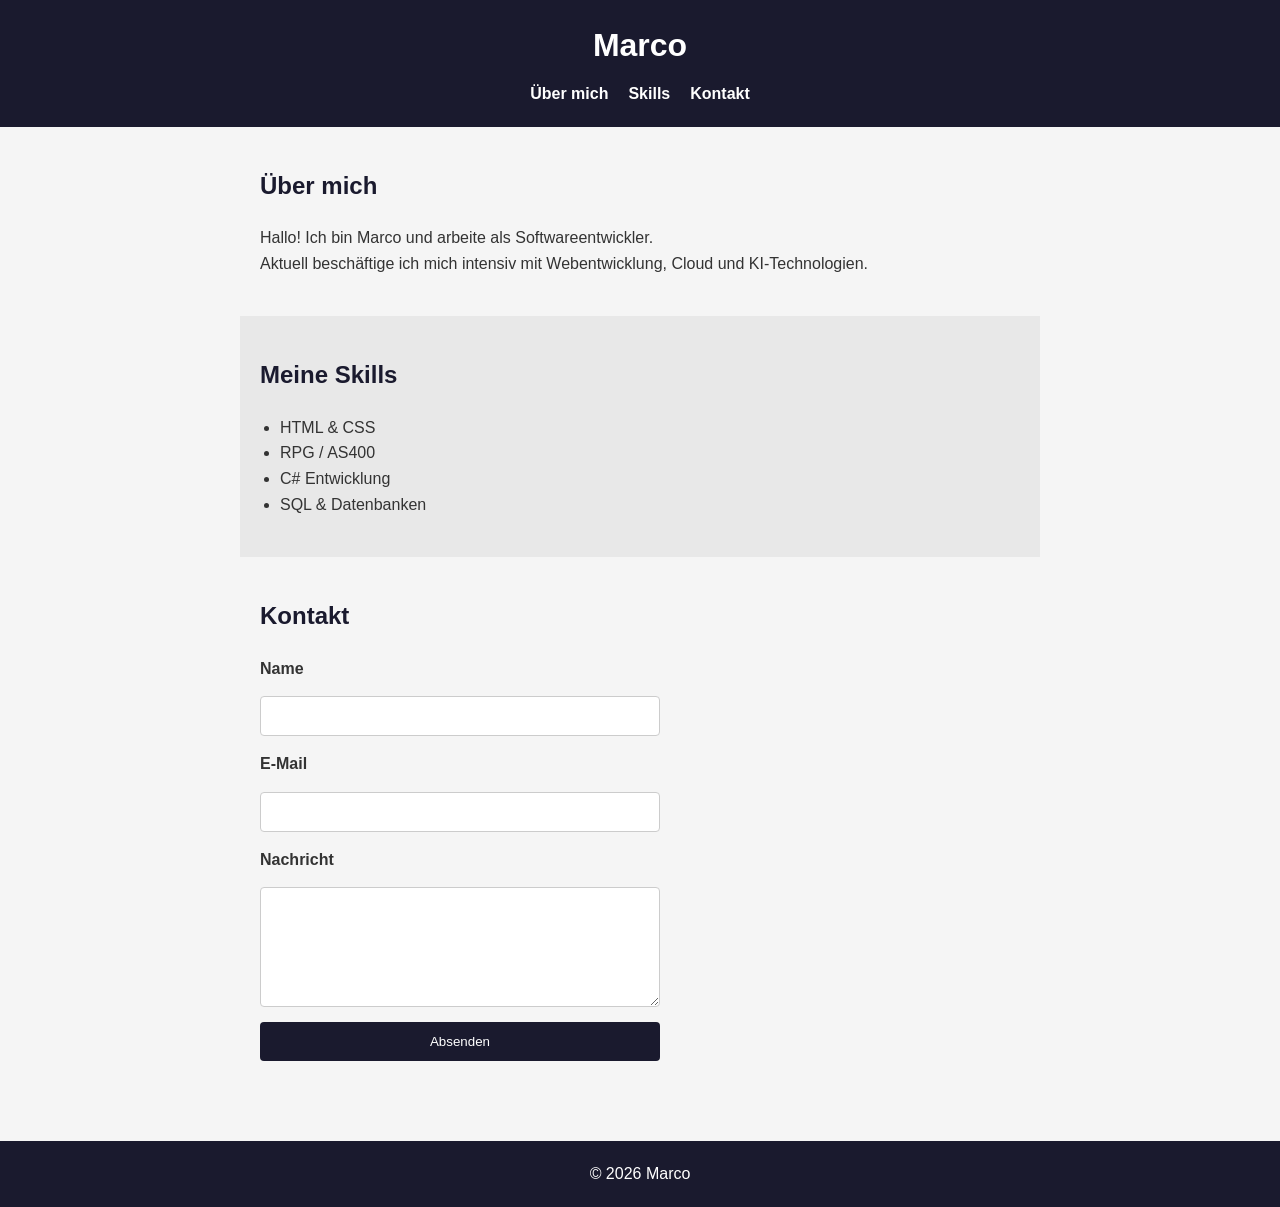
<file: index.html>
<!DOCTYPE html>
<html lang="de">
<head>
    <meta charset="UTF-8">
    <meta name="viewport" content="width=device-width, initial-scale=1.0">
    <title>Über mich - Marco</title>
    <link rel="stylesheet" href="style.css">
</head>

<body>

<header>
    <h1>Marco</h1>
    <nav>
        <a href="#about">Über mich</a>
        <a href="#skills">Skills</a>
        <a href="#contact">Kontakt</a>
    </nav>
</header>

<main>

<section id="about">
    <h2>Über mich</h2>
    <p>Hallo! Ich bin Marco und arbeite als Softwareentwickler.</p>
    <p>Aktuell beschäftige ich mich intensiv mit Webentwicklung, Cloud und KI-Technologien.</p>
</section>

<section id="skills">
    <h2>Meine Skills</h2>

    <ul>
        <li>HTML & CSS</li>
        <li>RPG / AS400</li>
        <li>C# Entwicklung</li>
        <li>SQL & Datenbanken</li>
    </ul>

</section>

<section id="contact">

<h2>Kontakt</h2>

<form action="#" method="POST">

<label for="name">Name</label>
<input type="text" id="name" name="name" required>

<label for="email">E-Mail</label>
<input type="email" id="email" name="email" required>

<label for="message">Nachricht</label>
<textarea id="message" name="message" required></textarea>

<button type="submit">Absenden</button>

</form>

</section>

</main>

<footer>
<p>© 2026 Marco</p>
</footer>

</body>
</html>
</file>
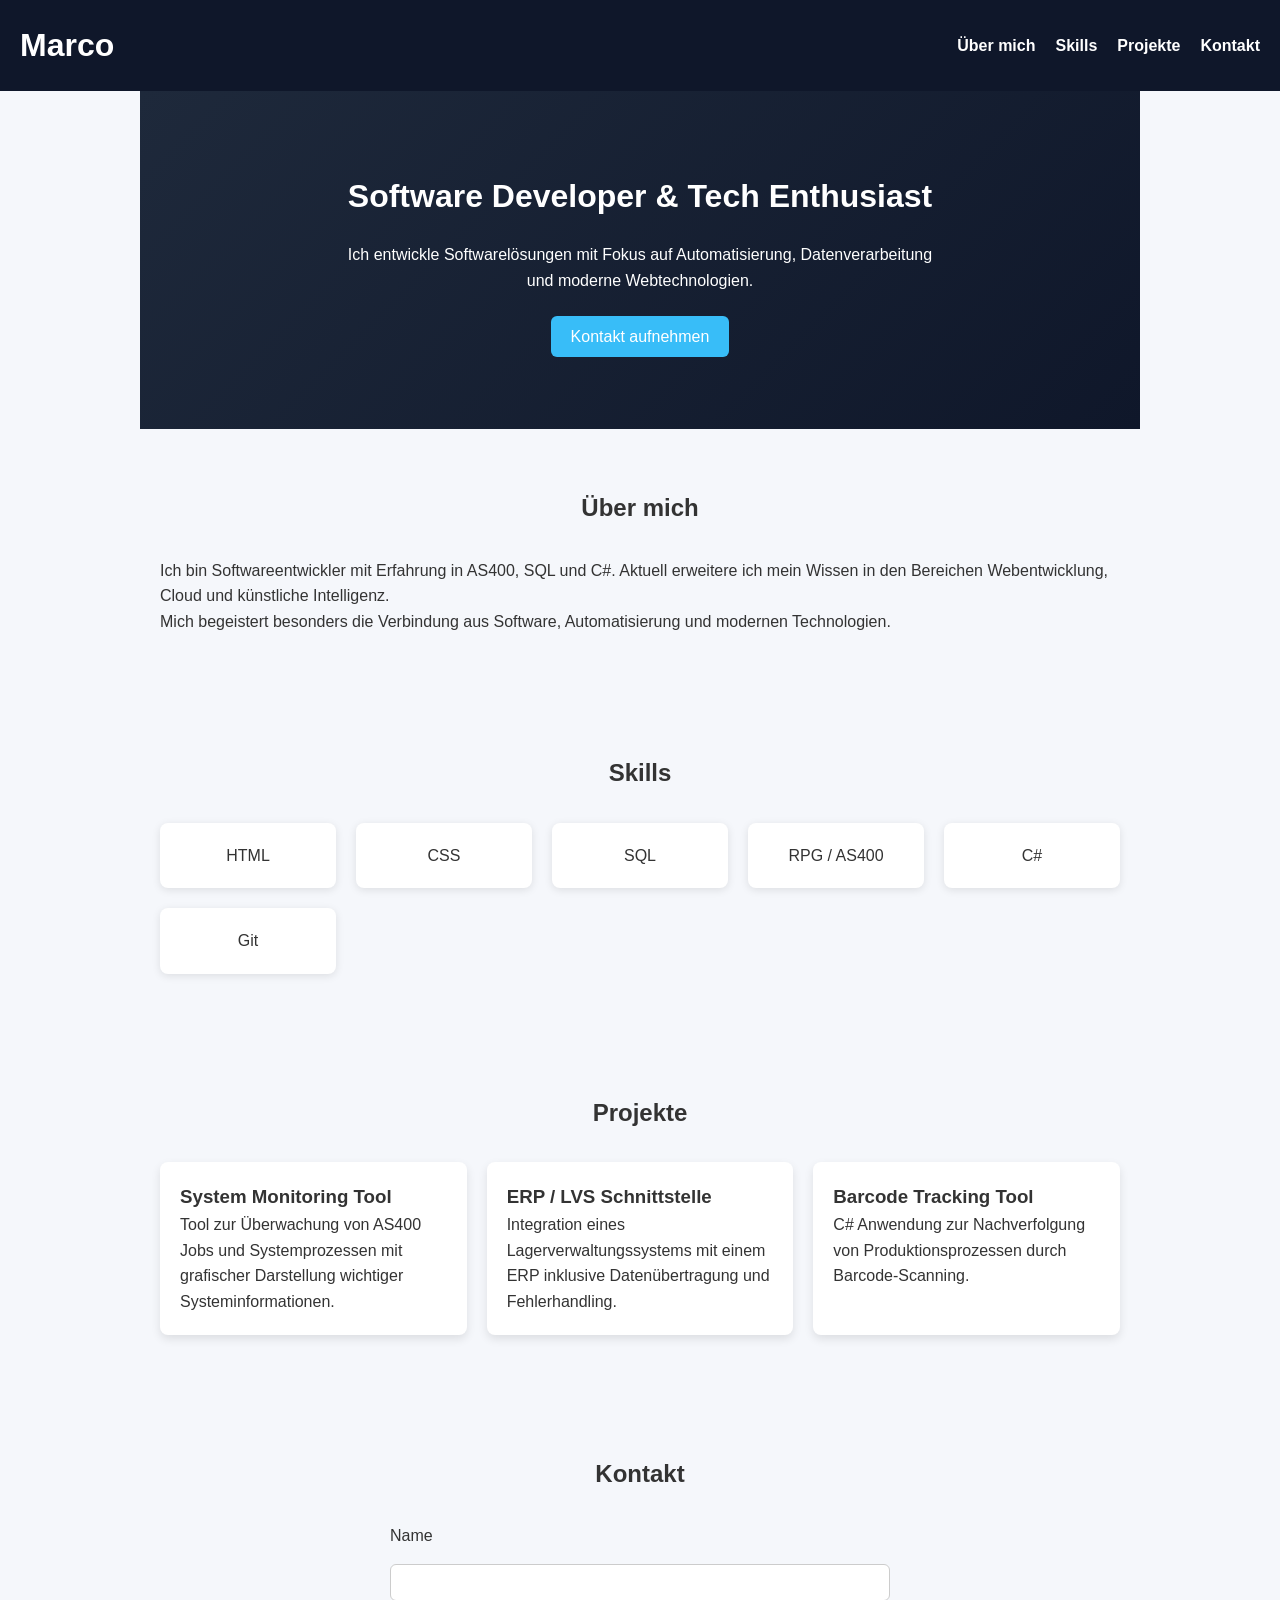
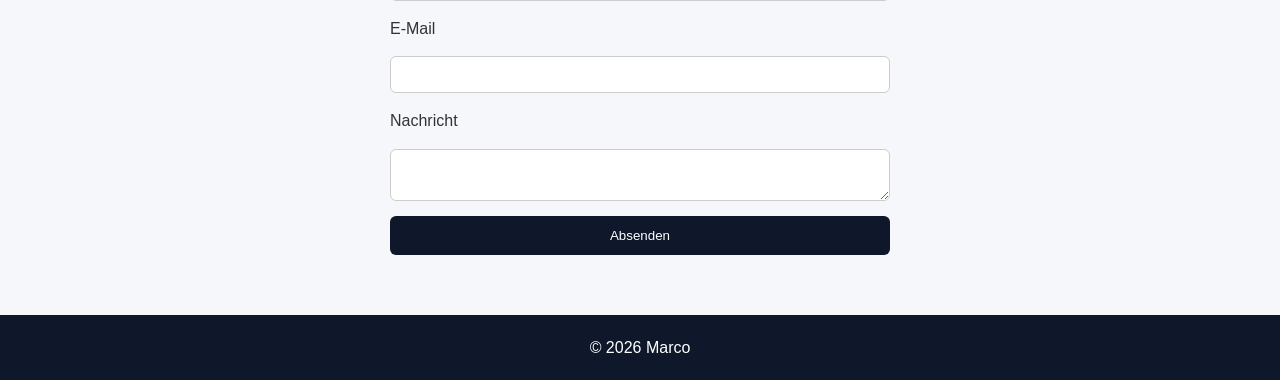
<file: index_modern.html>
<!DOCTYPE html>
<html lang="de">

<head>

<meta charset="UTF-8">
<meta name="viewport" content="width=device-width, initial-scale=1.0">

<title>Marco | Software Developer</title>

<link rel="stylesheet" href="style_modern.css">

</head>

<body>

<header>

<h1>Marco</h1>

<nav>
<a href="#about">Über mich</a>
<a href="#skills">Skills</a>
<a href="#projects">Projekte</a>
<a href="#contact">Kontakt</a>
</nav>

</header>

<section class="hero">

<h2>Software Developer & Tech Enthusiast</h2>

<p>
Ich entwickle Softwarelösungen mit Fokus auf Automatisierung,
Datenverarbeitung und moderne Webtechnologien.
</p>

<a class="button" href="#contact">Kontakt aufnehmen</a>

</section>


<section id="about">

<h2>Über mich</h2>

<p>
Ich bin Softwareentwickler mit Erfahrung in AS400, SQL und C#.
Aktuell erweitere ich mein Wissen in den Bereichen Webentwicklung,
Cloud und künstliche Intelligenz.
</p>

<p>
Mich begeistert besonders die Verbindung aus Software,
Automatisierung und modernen Technologien.
</p>

</section>


<section id="skills">

<h2>Skills</h2>

<div class="skill-grid">

<div class="skill-card">HTML</div>
<div class="skill-card">CSS</div>
<div class="skill-card">SQL</div>
<div class="skill-card">RPG / AS400</div>
<div class="skill-card">C#</div>
<div class="skill-card">Git</div>

</div>

</section>


<section id="projects">

<h2>Projekte</h2>

<div class="project-grid">

<div class="project-card">

<h3>System Monitoring Tool</h3>

<p>
Tool zur Überwachung von AS400 Jobs und Systemprozessen
mit grafischer Darstellung wichtiger Systeminformationen.
</p>

</div>

<div class="project-card">

<h3>ERP / LVS Schnittstelle</h3>

<p>
Integration eines Lagerverwaltungssystems mit einem ERP
inklusive Datenübertragung und Fehlerhandling.
</p>

</div>

<div class="project-card">

<h3>Barcode Tracking Tool</h3>

<p>
C# Anwendung zur Nachverfolgung von Produktionsprozessen
durch Barcode-Scanning.
</p>

</div>

</div>

</section>


<section id="contact">

<h2>Kontakt</h2>

<form>

<label for="name">Name</label>
<input type="text" id="name" required>

<label for="email">E-Mail</label>
<input type="email" id="email" required>

<label for="message">Nachricht</label>
<textarea id="message" required></textarea>

<button type="submit">Absenden</button>

</form>

</section>


<footer>

<p>© 2026 Marco</p>

</footer>


</body>
</html>
</file>
<file: style.css>
/* ===== Grundlayout ===== */

* {
box-sizing: border-box;
margin: 0;
padding: 0;
}

body {
font-family: Arial, sans-serif;
line-height: 1.6;
background-color: #f5f5f5;
color: #333;
}


/* ===== Header ===== */

header {
background-color: #1a1a2e;
color: white;
text-align: center;
padding: 20px;
}

header h1 {
margin-bottom: 10px;
}

nav {
display: flex;
justify-content: center;
gap: 20px;
}

nav a {
color: white;
text-decoration: none;
font-weight: bold;
}

nav a:hover {
color: #aaaaaa;
}


/* ===== Sections ===== */

section {
max-width: 800px;
margin: auto;
padding: 40px 20px;
}

section h2 {
margin-bottom: 20px;
color: #1a1a2e;
}

#skills {
background-color: #e8e8e8;
}

ul {
margin-left: 20px;
}


/* ===== Formular ===== */

form {
display: flex;
flex-direction: column;
gap: 15px;
max-width: 400px;
}

label {
font-weight: bold;
}

input, textarea {

padding: 10px;
border: 1px solid #ccc;
border-radius: 4px;
font-size: 16px;

}

textarea {
height: 120px;
}

input:focus,
textarea:focus {

border-color: #1a1a2e;
outline: none;

}

button {

padding: 12px;
background-color: #1a1a2e;
color: white;
border: none;
border-radius: 4px;
cursor: pointer;

}

button:hover {

background-color: #333;

}


/* ===== Footer ===== */

footer {

background-color: #1a1a2e;
color: white;
text-align: center;
padding: 20px;
margin-top: 40px;

}


/* ===== Responsive ===== */

@media (max-width: 600px) {

nav {
flex-direction: column;
gap: 10px;
}

section {
padding: 20px 15px;
}

}
</file>
<file: style_modern.css>
*{
box-sizing:border-box;
margin:0;
padding:0;
}

body{

font-family:Arial, sans-serif;
line-height:1.6;
background:#f5f7fb;
color:#333;

}


/* HEADER */

header{

background:#0f172a;
color:white;
padding:20px;

display:flex;
justify-content:space-between;
align-items:center;

}

nav{

display:flex;
gap:20px;

}

nav a{

color:white;
text-decoration:none;
font-weight:bold;

}

nav a:hover{

color:#38bdf8;

}


/* HERO */

.hero{

text-align:center;
padding:80px 20px;

background:linear-gradient(135deg,#1e293b,#0f172a);
color:white;

}

.hero h2{

font-size:2rem;
margin-bottom:20px;

}

.hero p{

max-width:600px;
margin:auto;
margin-bottom:30px;

}

.button{

background:#38bdf8;
padding:12px 20px;
color:white;
text-decoration:none;
border-radius:6px;

}

.button:hover{

background:#0ea5e9;

}


/* SECTIONS */

section{

padding:60px 20px;
max-width:1000px;
margin:auto;

}

section h2{

margin-bottom:30px;
text-align:center;

}


/* SKILLS GRID */

.skill-grid{

display:grid;
grid-template-columns:repeat(auto-fit,minmax(150px,1fr));
gap:20px;

}

.skill-card{

background:white;
padding:20px;
text-align:center;
border-radius:8px;
box-shadow:0 2px 8px rgba(0,0,0,0.1);

}


/* PROJECTS */

.project-grid{

display:grid;
grid-template-columns:repeat(auto-fit,minmax(250px,1fr));
gap:20px;

}

.project-card{

background:white;
padding:20px;
border-radius:8px;
box-shadow:0 4px 10px rgba(0,0,0,0.1);

transition:transform 0.2s;

}

.project-card:hover{

transform:translateY(-5px);

}


/* FORM */

form{

display:flex;
flex-direction:column;
gap:15px;
max-width:500px;
margin:auto;

}

input,textarea{

padding:10px;
border:1px solid #ccc;
border-radius:6px;

}

button{

background:#0f172a;
color:white;
border:none;
padding:12px;
border-radius:6px;
cursor:pointer;

}

button:hover{

background:#1e293b;

}


/* FOOTER */

footer{

background:#0f172a;
color:white;
text-align:center;
padding:20px;

}


/* RESPONSIVE */

@media(max-width:700px){

header{

flex-direction:column;
gap:10px;

}

nav{

flex-direction:column;
align-items:center;

}

}
</file>
